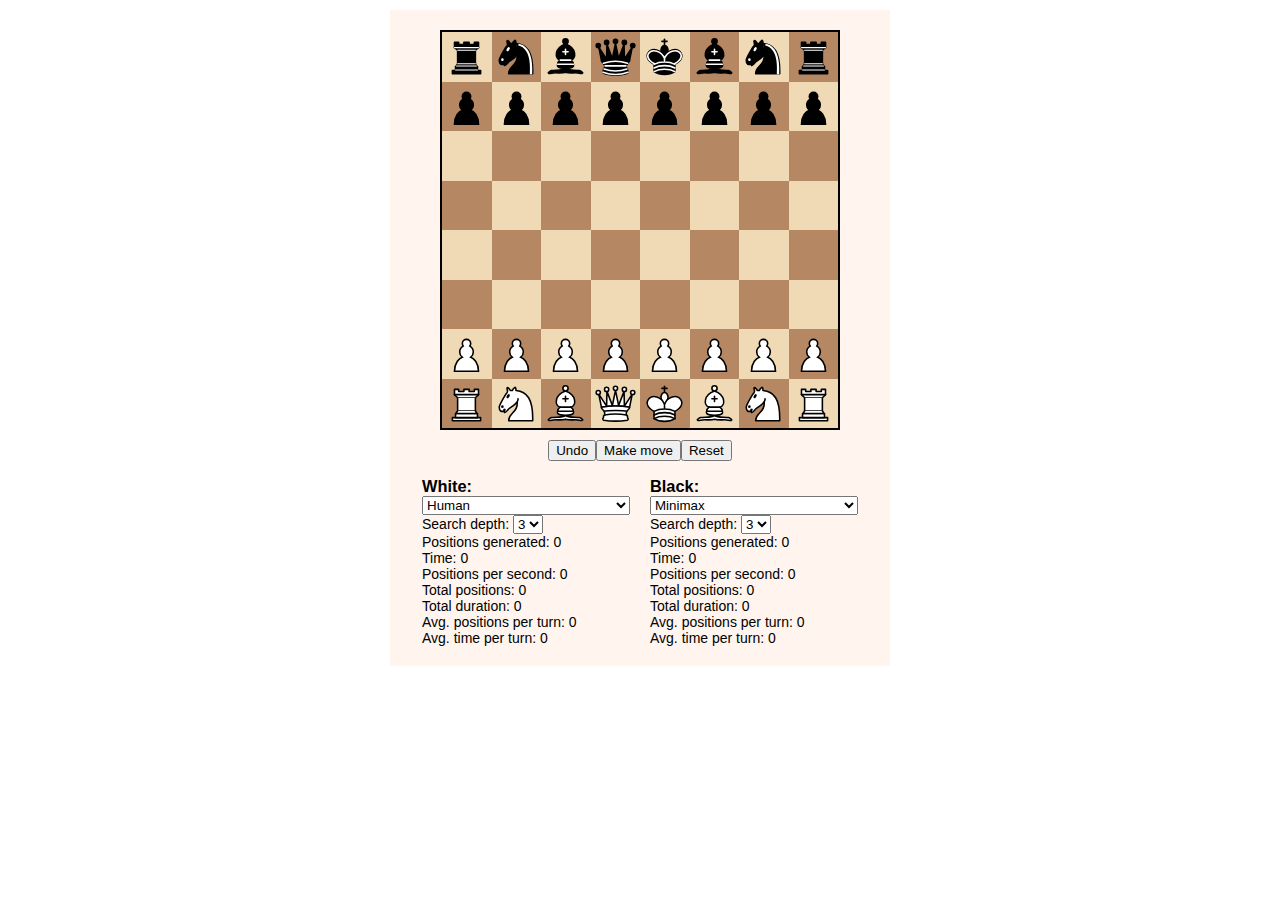
<file: chess/index.html>
<!DOCTYPE html>
<html lang="en">
  <head>
    <meta charset="UTF-8">
    <meta name="viewport" content="width=device-width, initial-scale=1.0">
    <link href="chessboard2/chessboard2.min.css" rel="stylesheet">
    <script src="chessboard2/chessboard2.min.js"></script>
    <title>Chess AI</title>
    <script type="module" crossorigin src="/chess/assets/index-z2-omVkd.js"></script>
    <link rel="stylesheet" crossorigin href="/chess/assets/index-CIMq-mgs.css">
  </head>
  <body>
    <div class="page">
    <div class="container">
      <div class="board center">
        <div>
          <div id="board" style="width: 400px"></div>
          <div class="controls center">
            <button id="undo-button" type="button">Undo</button>
            <button id="move-button" type="button">Make move</button>
            <button id="reset-button" type="button">Reset</button>
          </div>
        </div>
      </div>
        <div class="center">
          <div class="split-display center">
            <div class="white">
              <h3>White:</h3>
              <div id="info">
                <div class="white-player">
                  <select id="white-player">
                    <option value="0" selected>Human</option>
                    <option value="1">Minimax</option>
                    <option value="2">Alpha-beta (no optimizations)</option>
                    <option value="3">Alpha-beta (captures first)</option>
                    <option value="4">Alpha-beta (transposition table)</option>
                  </select>
                </div>
                <div class="depth">
                  Search depth:
                  <select id="white-search-depth">
                    <option value="1">1</option>
                    <option value="2">2</option>
                    <option value="3" selected>3</option>
                    <option value="4">4</option>
                    <option value="5">5</option>
                  </select>
                </div>
              </div>
              <div class="stats">
                Positions generated:
                <span id="white-num-positions"></span>
                <br/>
                Time:
                <span id="white-move-time"></span>
                <br/>
                Positions per second:
                <span id="white-position-rate"></span>
                <br/>
                Total positions:
                <span id="white-total-positions"></span>
                <br/>
                Total duration:
                <span id="white-total-duration"></span>
                <br/>
                Avg. positions per turn:
                <span id="white-avg-positions"></span>
                <br/>
                Avg. time per turn:
                <span id="white-avg-duration"></span>
              </div>
            </div>
            <div class="black">
              <h3>Black:</h3>
              <div id="info">
                <div class="black-player">
                  <select id="black-player">
                    <option value="1" selected>Minimax</option>
                    <option value="2">Alpha-beta (no optimizations)</option>
                    <option value="3">Alpha-beta (captures first)</option>
                    <option value="4">Alpha-beta (transposition table)</option>
                  </select>
                </div>
                <div class="depth">
                  Search depth:
                  <select id="black-search-depth">
                    <option value="1">1</option>
                    <option value="2">2</option>
                    <option value="3" selected>3</option>
                    <option value="4">4</option>
                    <option value="5">5</option>
                  </select>
                </div>
              </div>
              <div class="stats">
                Positions generated:
                <span id="black-num-positions"></span>
                <br/>
                Time:
                <span id="black-move-time"></span>
                <br/>
                Positions per second:
                <span id="black-position-rate"></span>
                <br/>
                Total positions:
                <span id="black-total-positions"></span>
                <br/>
                Total duration:
                <span id="black-total-duration"></span>
                <br/>
                Avg. positions per turn:
                <span id="black-avg-positions"></span>
                <br/>
                Avg. time per turn:
                <span id="black-avg-duration"></span>
              </div>
            </div>
          </div>
        </div>
      </div>
    </div>
  </body>
</html>
</file>
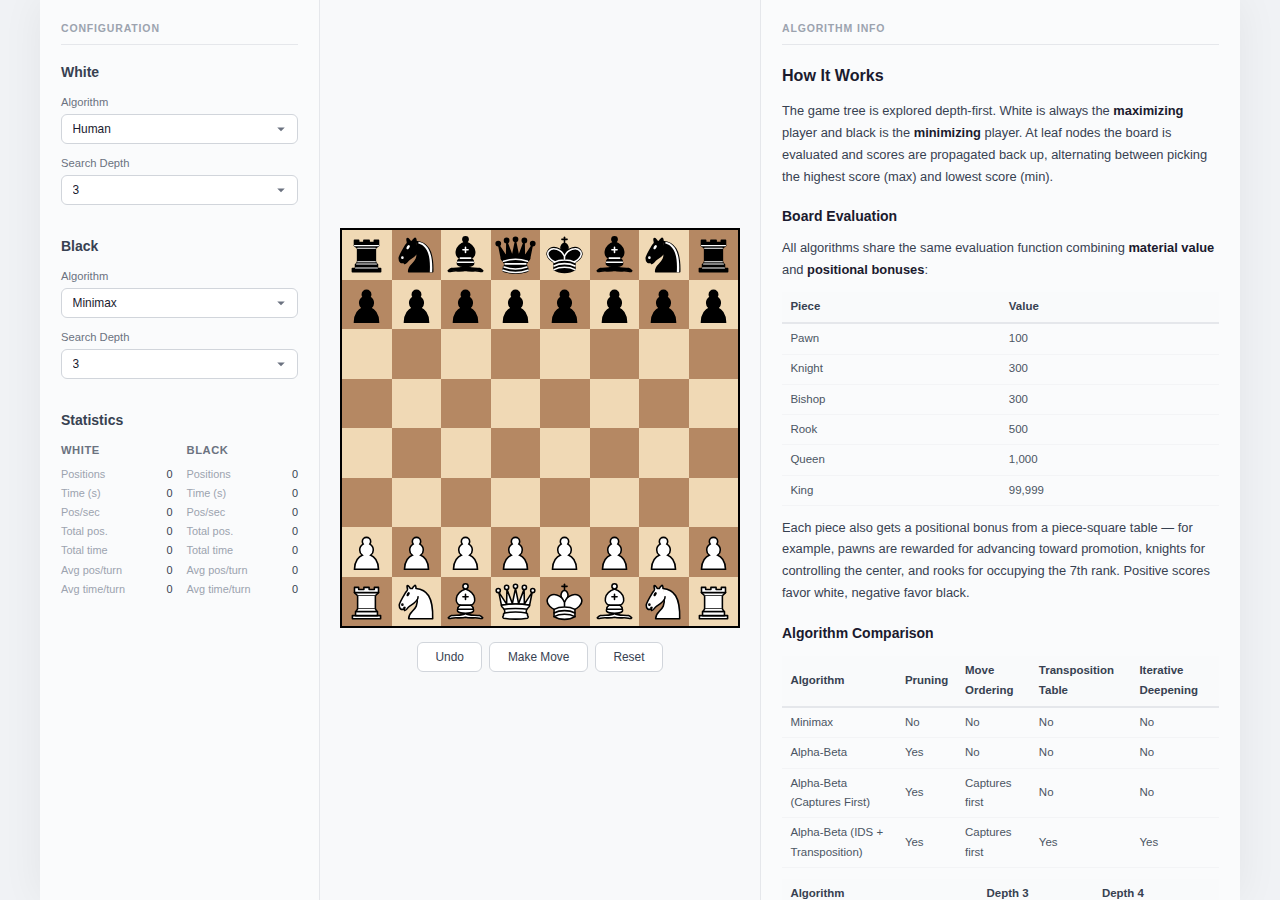
<file: chess2/index.html>
<!DOCTYPE html>
<html lang="en">
  <head>
    <meta charset="UTF-8">
    <meta name="viewport" content="width=device-width, initial-scale=1.0">
    <link href="chessboard2/chessboard2.min.css" rel="stylesheet">
    <script src="chessboard2/chessboard2.min.js"></script>
    <title>Chess AI</title>
    <script type="module" crossorigin src="/chess/assets/index-Du1VZxhI.js"></script>
    <link rel="stylesheet" crossorigin href="/chess/assets/index-DZmc2G7D.css">
  </head>
  <body>
    <div class="app">
      <!-- LEFT PANEL -->
      <aside class="panel panel-config">
        <h2 class="panel-heading">Configuration</h2>

        <section class="player-config">
          <h3>White</h3>
          <label for="white-algorithm">Algorithm</label>
          <select id="white-algorithm"></select>
          <label for="white-depth">Search Depth</label>
          <select id="white-depth"></select>
        </section>

        <section class="player-config">
          <h3>Black</h3>
          <label for="black-algorithm">Algorithm</label>
          <select id="black-algorithm"></select>
          <label for="black-depth">Search Depth</label>
          <select id="black-depth"></select>
        </section>

        <section class="stats-section">
          <h3>Statistics</h3>
          <div class="stats-grid">
            <div class="stats-column">
              <h4>White</h4>
              <dl>
                <dt>Positions</dt><dd id="white-num-positions">0</dd>
                <dt>Time (s)</dt><dd id="white-move-time">0</dd>
                <dt>Pos/sec</dt><dd id="white-position-rate">0</dd>
                <dt>Total pos.</dt><dd id="white-total-positions">0</dd>
                <dt>Total time</dt><dd id="white-total-duration">0</dd>
                <dt>Avg pos/turn</dt><dd id="white-avg-positions">0</dd>
                <dt>Avg time/turn</dt><dd id="white-avg-duration">0</dd>
              </dl>
            </div>
            <div class="stats-column">
              <h4>Black</h4>
              <dl>
                <dt>Positions</dt><dd id="black-num-positions">0</dd>
                <dt>Time (s)</dt><dd id="black-move-time">0</dd>
                <dt>Pos/sec</dt><dd id="black-position-rate">0</dd>
                <dt>Total pos.</dt><dd id="black-total-positions">0</dd>
                <dt>Total time</dt><dd id="black-total-duration">0</dd>
                <dt>Avg pos/turn</dt><dd id="black-avg-positions">0</dd>
                <dt>Avg time/turn</dt><dd id="black-avg-duration">0</dd>
              </dl>
            </div>
          </div>
        </section>
      </aside>

      <!-- CENTER PANEL -->
      <main class="panel panel-board">
        <div id="board" style="width: 400px"></div>
        <div class="controls">
          <button id="undo-button" type="button">Undo</button>
          <button id="move-button" type="button">Make Move</button>
          <button id="reset-button" type="button">Reset</button>
        </div>
      </main>

      <!-- RIGHT PANEL -->
      <aside class="panel panel-description">
        <h2 class="panel-heading">Algorithm Info</h2>
        <div id="description-content">
          <p class="placeholder">Select an AI algorithm to see its description.</p>
        </div>
      </aside>
    </div>
  </body>
</html>
</file>
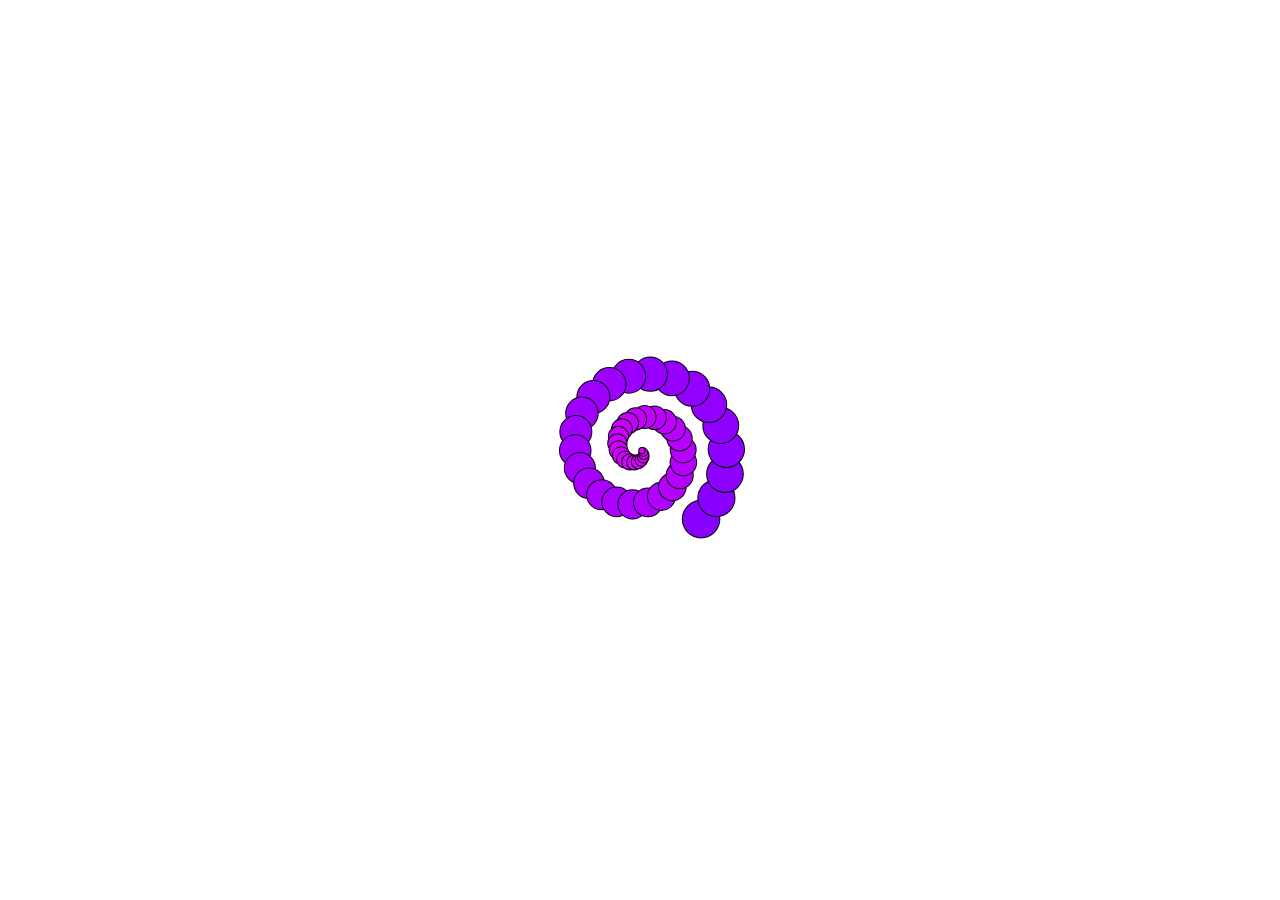
<file: flowers.html>
<!DOCTYPE html>
<html>
  <head>
    <title>Creative Coding</title>
    <link rel="stylesheet" href="flowers-styles.css" />
    <meta charset="UTF-8">
  </head>

  <body>
    <canvas id="canvas1"></canvas>
    <script src="flowers-script.js"></script>
  </body>
</html>
</file>
<file: chess/assets/index-CIMq-mgs.css>
.black,.white{padding:0 1rem;width:50%;float:left}.controls{padding-top:1rem}.page{background-color:#fff5ee;margin:auto;margin-top:1rem;padding-top:2rem;padding-bottom:2rem;width:50rem;font-size:1.4rem}html,body{font-size:10px;height:100%;font-family:sans-serif;margin:0;padding:0}.container{width:100%}.center{display:flex;flex-direction:row;flex-wrap:nowrap;justify-content:center;align-items:center}h3{margin-bottom:0rem}
</file>
<file: chess/assets/index-DZmc2G7D.css>
*,*:before,*:after{box-sizing:border-box;margin:0;padding:0}html{font-size:14px}body{font-family:-apple-system,BlinkMacSystemFont,Segoe UI,Roboto,Helvetica Neue,Arial,sans-serif;color:#1a1a2e;background:#f0f2f5;line-height:1.5}.app{display:grid;grid-template-columns:280px 440px 1fr;min-height:100vh;max-width:1200px;margin:0 auto;background:#fff;box-shadow:0 0 40px #0000000f}.panel{padding:1.5rem;overflow-y:auto}.panel-config{border-right:1px solid #e5e7eb;background:#fafbfc}.panel-board{display:flex;flex-direction:column;align-items:center;justify-content:center;gap:1rem;background:#f8f9fa}.panel-description{border-left:1px solid #e5e7eb;background:#fafbfc;max-height:100vh}.panel-heading{font-size:.75rem;font-weight:600;text-transform:uppercase;letter-spacing:.08em;color:#9ca3af;margin-bottom:1.25rem;padding-bottom:.5rem;border-bottom:1px solid #e5e7eb}.player-config{margin-bottom:1.5rem}.player-config h3{font-size:1rem;font-weight:600;margin-bottom:.75rem;color:#374151}label{display:block;font-size:.8rem;font-weight:500;color:#6b7280;margin-bottom:.25rem}select{width:100%;padding:.5rem 2rem .5rem .75rem;border:1px solid #d1d5db;border-radius:6px;font-size:.85rem;font-family:inherit;background:#fff;color:#1a1a2e;margin-bottom:.75rem;cursor:pointer;transition:border-color .15s,box-shadow .15s;-webkit-appearance:none;-moz-appearance:none;appearance:none;background-image:url("data:image/svg+xml,%3Csvg xmlns='http://www.w3.org/2000/svg' width='12' height='12' fill='%236b7280' viewBox='0 0 16 16'%3E%3Cpath d='M8 11L3 6h10z'/%3E%3C/svg%3E");background-repeat:no-repeat;background-position:right .75rem center}select:focus{outline:none;border-color:#2563eb;box-shadow:0 0 0 3px #2563eb1a}.controls{display:flex;gap:.5rem}button{padding:.5rem 1.25rem;border:1px solid #d1d5db;border-radius:6px;background:#fff;color:#374151;font-size:.85rem;font-family:inherit;font-weight:500;cursor:pointer;transition:background .15s,border-color .15s,box-shadow .15s}button:hover{background:#f3f4f6;border-color:#9ca3af}button:active{background:#e5e7eb}button:focus-visible{outline:none;box-shadow:0 0 0 3px #2563eb26;border-color:#2563eb}.stats-section h3{font-size:1rem;font-weight:600;color:#374151;margin-bottom:.75rem}.stats-grid{display:grid;grid-template-columns:1fr 1fr;gap:1rem}.stats-column h4{font-size:.8rem;font-weight:600;color:#6b7280;text-transform:uppercase;letter-spacing:.05em;margin-bottom:.5rem}.stats-column dl{display:grid;grid-template-columns:1fr auto;gap:.2rem .5rem;font-size:.78rem}.stats-column dt{color:#9ca3af}.stats-column dd{font-variant-numeric:tabular-nums;text-align:right;font-weight:500;color:#374151}#description-content{font-size:.92rem;line-height:1.7;color:#374151}#description-content h2{font-size:1.15rem;font-weight:600;color:#1a1a2e;margin-top:0;margin-bottom:.75rem}#description-content h2:not(:first-child){margin-top:1.5rem}#description-content p{margin:.6rem 0}#description-content strong{color:#1a1a2e;font-weight:600}#description-content code{background:#f3f4f6;padding:.15em .4em;border-radius:3px;font-size:.85em;font-family:SF Mono,Fira Code,Fira Mono,Menlo,monospace}#description-content h3{font-size:1rem;font-weight:600;color:#1a1a2e;margin-top:1.25rem;margin-bottom:.5rem}#description-content table{width:100%;border-collapse:collapse;font-size:.82rem;margin:.75rem 0}#description-content th{text-align:left;font-weight:600;color:#374151;padding:.4rem .6rem;border-bottom:2px solid #e5e7eb;background:#f9fafb}#description-content td{padding:.35rem .6rem;border-bottom:1px solid #f3f4f6;color:#4b5563}#description-content tr:hover td{background:#f9fafb}#description-content ul{padding-left:1.25rem;margin:.5rem 0}#description-content li{margin:.3rem 0}.placeholder{color:#9ca3af;font-style:italic}.description-divider{border:none;border-top:1px solid #e5e7eb;margin:1.5rem 0}@media(max-width:960px){.app{grid-template-columns:1fr;max-width:100%}.panel-config{border-right:none;border-bottom:1px solid #e5e7eb}.panel-board{padding:2rem 1rem}.panel-description{border-left:none;border-top:1px solid #e5e7eb}}
</file>
<file: flowers-styles.css>
body {
  overflow: hidden;
}

#canvas1 {
  position: absolute;
  top: 0;
  left: 0;
  width: 100%;
  height: 100%;
}
</file>
<file: chess/chessboard2/chessboard2.min.css>
/*! chessboard2 v0.5.0 | (c) 2021 Chris Oakman | ISC License | https://chessboardjs.com/v2 */
.chessboard-21da3{touch-action:manipulation}.items-container-c9182{bottom:0;left:0;position:absolute;right:0;top:0}.board-container-41a68{border:2px solid #000;box-sizing:border-box;position:relative}.squares-2dea6{display:flex}.squares-2dea6,.squares-2dea6.orientation-white-4de03{flex-direction:column}.squares-2dea6.orientation-black-a8276{flex-direction:column-reverse}.rank-98fa8{display:flex;flex:1}.rank-98fa8,.squares-2dea6.orientation-white-4de03 .rank-98fa8{flex-direction:row}.squares-2dea6.orientation-black-a8276 .rank-98fa8{flex-direction:row-reverse}.square-4b72b{flex:1}.white-3b784{background-color:#f0d9b5;color:#b58863}.black-b7cb6{background-color:#b58863;color:#f0d9b5}.dragging-4a6c1,.piece-349f8{align-items:center;display:flex;flex-direction:row;justify-content:center}.dragging-4a6c1{position:fixed;transform:translate(-50%,-50%)}.piece-349f8{opacity:100%}.piece-349f8.hidden-20b44{opacity:0}.item-18a5b,.piece-349f8{position:absolute}.arrow-bc3c7{display:flex;align-items:center;transform-origin:center left}.arrow-head-38dfa{height:100%;clip-path:polygon(0 0,0 100%,100% 50%);margin-left:-1px}.arrow-line-a8dce{border-bottom-left-radius:9999px;border-top-left-radius:9999px;height:33.33%}.circle-a0266{border-radius:100%}.hide-notation-cbe71 .notation-files-c3c0a,.hide-notation-cbe71 .notation-ranks-d3f97{display:none}.notation-files-c3c0a{bottom:-20px;display:flex;flex-direction:row;left:0;position:absolute;right:0}.notation-ranks-d3f97{bottom:-15px;display:flex;flex-direction:column;position:absolute;right:-15px;top:15px}.file-44ae4{flex:1;text-align:center}.rank-3d54c{flex:1}
</file>
<file: chess2/chessboard2/chessboard2.min.css>
/*! chessboard2 v0.5.0 | (c) 2021 Chris Oakman | ISC License | https://chessboardjs.com/v2 */
.chessboard-21da3{touch-action:manipulation}.items-container-c9182{bottom:0;left:0;position:absolute;right:0;top:0}.board-container-41a68{border:2px solid #000;box-sizing:border-box;position:relative}.squares-2dea6{display:flex}.squares-2dea6,.squares-2dea6.orientation-white-4de03{flex-direction:column}.squares-2dea6.orientation-black-a8276{flex-direction:column-reverse}.rank-98fa8{display:flex;flex:1}.rank-98fa8,.squares-2dea6.orientation-white-4de03 .rank-98fa8{flex-direction:row}.squares-2dea6.orientation-black-a8276 .rank-98fa8{flex-direction:row-reverse}.square-4b72b{flex:1}.white-3b784{background-color:#f0d9b5;color:#b58863}.black-b7cb6{background-color:#b58863;color:#f0d9b5}.dragging-4a6c1,.piece-349f8{align-items:center;display:flex;flex-direction:row;justify-content:center}.dragging-4a6c1{position:fixed;transform:translate(-50%,-50%)}.piece-349f8{opacity:100%}.piece-349f8.hidden-20b44{opacity:0}.item-18a5b,.piece-349f8{position:absolute}.arrow-bc3c7{display:flex;align-items:center;transform-origin:center left}.arrow-head-38dfa{height:100%;clip-path:polygon(0 0,0 100%,100% 50%);margin-left:-1px}.arrow-line-a8dce{border-bottom-left-radius:9999px;border-top-left-radius:9999px;height:33.33%}.circle-a0266{border-radius:100%}.hide-notation-cbe71 .notation-files-c3c0a,.hide-notation-cbe71 .notation-ranks-d3f97{display:none}.notation-files-c3c0a{bottom:-20px;display:flex;flex-direction:row;left:0;position:absolute;right:0}.notation-ranks-d3f97{bottom:-15px;display:flex;flex-direction:column;position:absolute;right:-15px;top:15px}.file-44ae4{flex:1;text-align:center}.rank-3d54c{flex:1}
</file>
